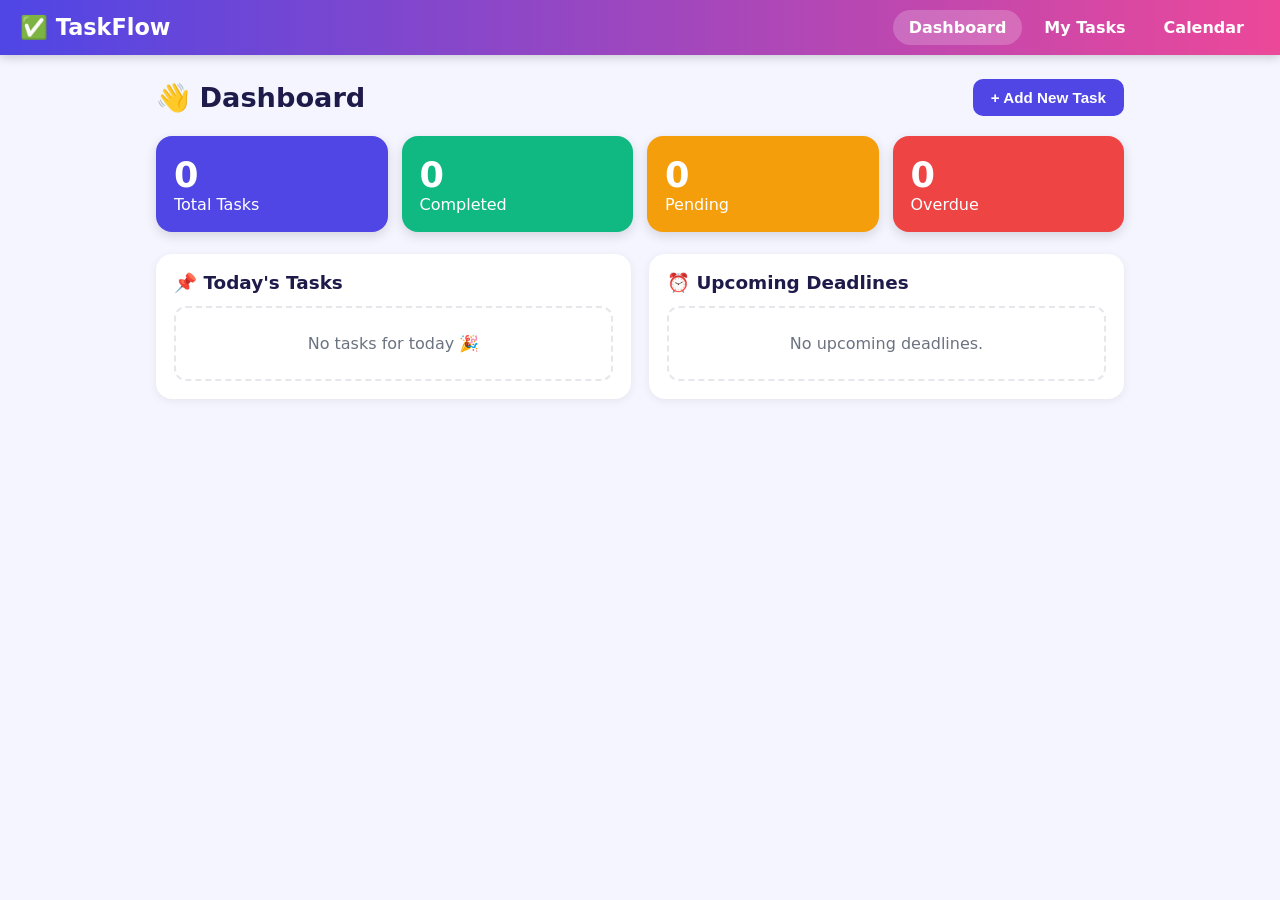
<file: index.html>
<!DOCTYPE html>
<html lang="en"><head><meta charset="UTF-8"><meta name="viewport" content="width=device-width,initial-scale=1">
<title>TaskFlow – Dashboard</title><link rel="stylesheet" href="css/style.css"></head><body>
<nav><a class="logo" href="index.html">✅ TaskFlow</a><ul><li><a class="link active" href="index.html">Dashboard</a></li><li><a class="link " href="tasks.html">My Tasks</a></li><li><a class="link " href="calendar.html">Calendar</a></li></ul></nav>
<main>
<div class="head"><h1>👋 Dashboard</h1><button class="btn" id="add">+ Add New Task</button></div>
<div class="stats" id="stats"></div>
<div class="grid2"><section class="card"><h2>📌 Today&apos;s Tasks</h2><ul class="tasks" id="today"></ul></section>
<section class="card"><h2>⏰ Upcoming Deadlines</h2><ul class="tasks" id="upcoming"></ul></section></div>
</main>
<script src="js/app.js"></script><script src="js/dashboard.js"></script></body></html>
</file>
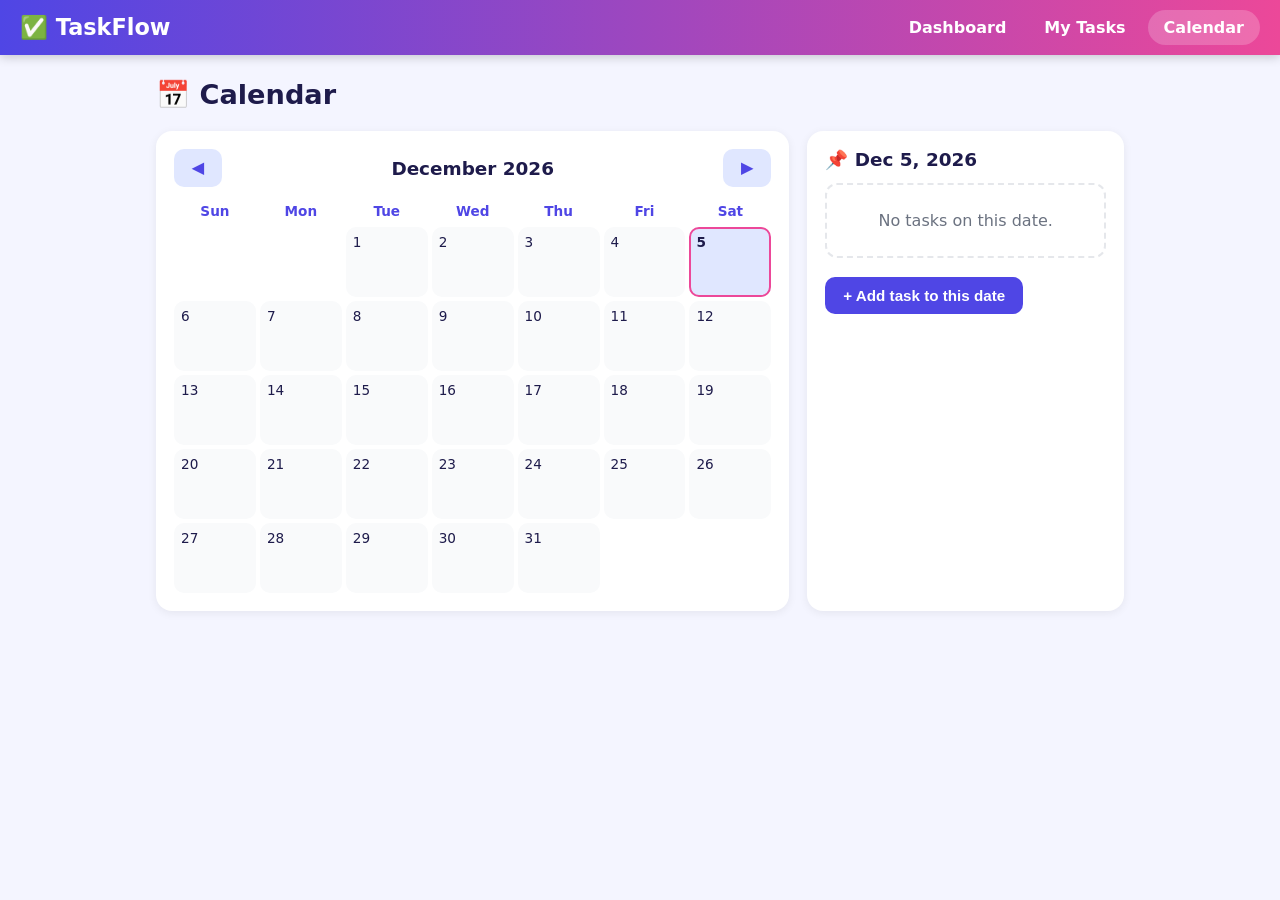
<file: calendar.html>
<!DOCTYPE html>
<html lang="en"><head><meta charset="UTF-8"><meta name="viewport" content="width=device-width,initial-scale=1">
<title>TaskFlow – Calendar</title><link rel="stylesheet" href="css/style.css"></head><body>
<nav><a class="logo" href="index.html">✅ TaskFlow</a><ul><li><a class="link " href="index.html">Dashboard</a></li><li><a class="link " href="tasks.html">My Tasks</a></li><li><a class="link active" href="calendar.html">Calendar</a></li></ul></nav>
<main>
<div class="head"><h1>📅 Calendar</h1></div>
<div class="cal-layout"><section class="card"><div class="cal-head"><button class="btn ghost" id="prev">◀</button><h2 id="title"></h2><button class="btn ghost" id="next">▶</button></div><div class="cal" id="cal"></div></section>
<section class="card"><h2 id="seltitle"></h2><ul class="tasks" id="dayTasks"></ul><br><button class="btn" id="add">+ Add task to this date</button></section></div>
</main>
<script src="js/app.js"></script><script src="js/calendar.js"></script></body></html>
</file>
<file: css/style.css>
:root{--bg:#f4f5ff;--card:#fff;--text:#1e1b4b;--muted:#6b7280;--primary:#4f46e5;--pink:#ec4899;--amber:#f59e0b;--green:#10b981;--red:#ef4444;--line:#e5e7eb}
*{box-sizing:border-box;margin:0}
body{font-family:'Segoe UI',system-ui,sans-serif;background:var(--bg);color:var(--text);min-height:100vh}
nav{background:linear-gradient(90deg,#4f46e5,#ec4899);padding:0 20px;display:flex;align-items:center;justify-content:space-between;flex-wrap:wrap;position:sticky;top:0;z-index:10;box-shadow:0 2px 10px #0003}
.logo{color:#fff;font-weight:800;font-size:1.4rem;padding:14px 0;text-decoration:none}
nav ul{list-style:none;display:flex;gap:6px;padding:0}
nav a.link{color:#fff;text-decoration:none;padding:8px 16px;border-radius:20px;font-weight:600;display:block}
nav a.link:hover,nav a.active{background:#ffffff33}
main{max-width:1000px;margin:24px auto;padding:0 16px}
.head{display:flex;justify-content:space-between;align-items:center;gap:12px;flex-wrap:wrap;margin-bottom:20px}
h1{font-size:1.7rem}h2{font-size:1.15rem;margin-bottom:12px}
.btn{background:var(--primary);color:#fff;border:0;padding:10px 18px;border-radius:10px;font-size:.95rem;font-weight:600;cursor:pointer}
.btn:hover{filter:brightness(1.1)}.btn.ghost{background:#e0e7ff;color:var(--primary)}
.stats{display:grid;grid-template-columns:repeat(auto-fit,minmax(150px,1fr));gap:14px;margin-bottom:22px}
.stat{border-radius:16px;padding:18px;color:#fff;box-shadow:0 4px 12px #0002}
.stat b{font-size:2.2rem;display:block}
.s1{background:#4f46e5}.s2{background:#10b981}.s3{background:#f59e0b}.s4{background:#ef4444}
.grid2{display:grid;grid-template-columns:1fr 1fr;gap:18px}
.card{background:var(--card);border-radius:16px;padding:18px;box-shadow:0 2px 10px #0001}
ul.tasks{list-style:none;padding:0;display:flex;flex-direction:column;gap:10px}
.task{display:flex;gap:12px;align-items:flex-start;background:var(--card);border-left:5px solid var(--primary);border-radius:12px;padding:12px 14px;box-shadow:0 1px 6px #0001}
.task.High{border-color:var(--red)}.task.Medium{border-color:var(--amber)}.task.Low{border-color:var(--green)}
.task input{margin-top:5px;width:18px;height:18px;cursor:pointer}
.task .body{flex:1;min-width:0}.task p{color:var(--muted);font-size:.9rem;margin:2px 0}
.task.done strong{text-decoration:line-through;color:var(--muted)}
.meta{display:flex;gap:8px;flex-wrap:wrap;font-size:.8rem;color:var(--muted);margin-top:4px;align-items:center}
.badge{padding:2px 10px;border-radius:12px;color:#fff;font-weight:600;font-size:.75rem}
.b-High{background:var(--red)}.b-Medium{background:var(--amber)}.b-Low{background:var(--green)}
.overdue{color:var(--red);font-weight:600}
.actions button{background:none;border:0;font-size:1.1rem;cursor:pointer;padding:4px}
.empty{text-align:center;color:var(--muted);padding:26px 10px;background:#fff8;border:2px dashed var(--line);border-radius:12px}
.filters{display:flex;gap:10px;flex-wrap:wrap;margin-bottom:16px}
input,select,textarea{font:inherit;padding:9px 12px;border:1px solid var(--line);border-radius:10px;width:100%;background:#fff}
.task input{padding:0}
.filters input{flex:2;min-width:160px}.filters select{flex:1;min-width:120px}
.modal{position:fixed;inset:0;background:#0007;display:none;align-items:center;justify-content:center;padding:16px;z-index:50}
.modal.open{display:flex}
.modal form{background:#fff;border-radius:16px;padding:22px;width:100%;max-width:440px;display:flex;flex-direction:column;gap:10px}
.modal label{font-weight:600;font-size:.9rem}
.row{display:flex;gap:10px}.row>div{flex:1}
.cal-head{display:flex;justify-content:space-between;align-items:center;margin-bottom:12px}
.cal-head h2{margin:0}
.cal{display:grid;grid-template-columns:repeat(7,1fr);gap:4px}
.dow{text-align:center;font-weight:700;color:var(--primary);font-size:.85rem;padding:4px}
.day{min-height:70px;background:#f9fafb;border-radius:10px;padding:5px;cursor:pointer;border:2px solid transparent;font-size:.85rem;overflow:hidden}
.day:hover{border-color:#c7d2fe}.day.blank{background:none;cursor:default;border:0}
.day.today{background:#e0e7ff;font-weight:700}.day.sel{border-color:var(--pink)}
.dot{display:inline-block;width:8px;height:8px;border-radius:50%;margin:2px 1px}
.d-High{background:var(--red)}.d-Medium{background:var(--amber)}.d-Low{background:var(--green)}
.cal-layout{display:grid;grid-template-columns:2fr 1fr;gap:18px}
@media(max-width:760px){.grid2,.cal-layout{grid-template-columns:1fr}.day{min-height:48px}nav{justify-content:center}}
</file>
